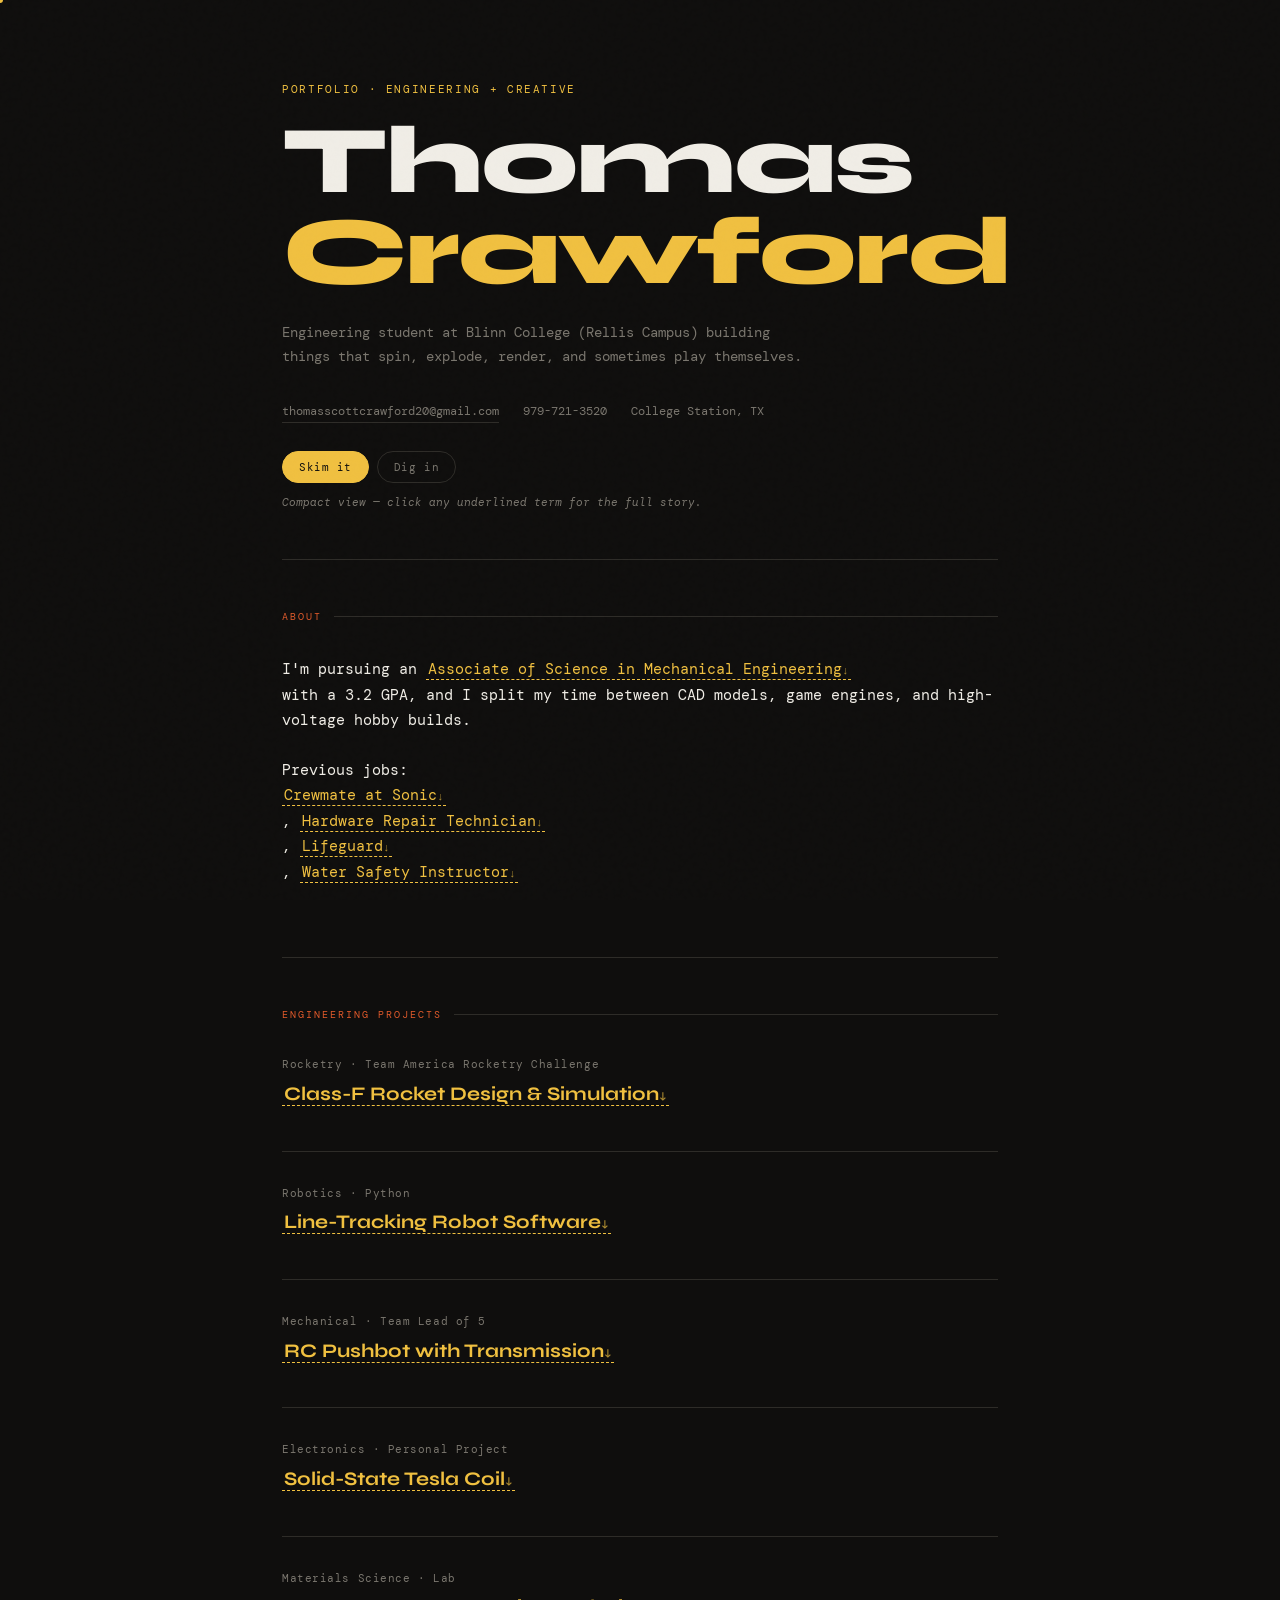
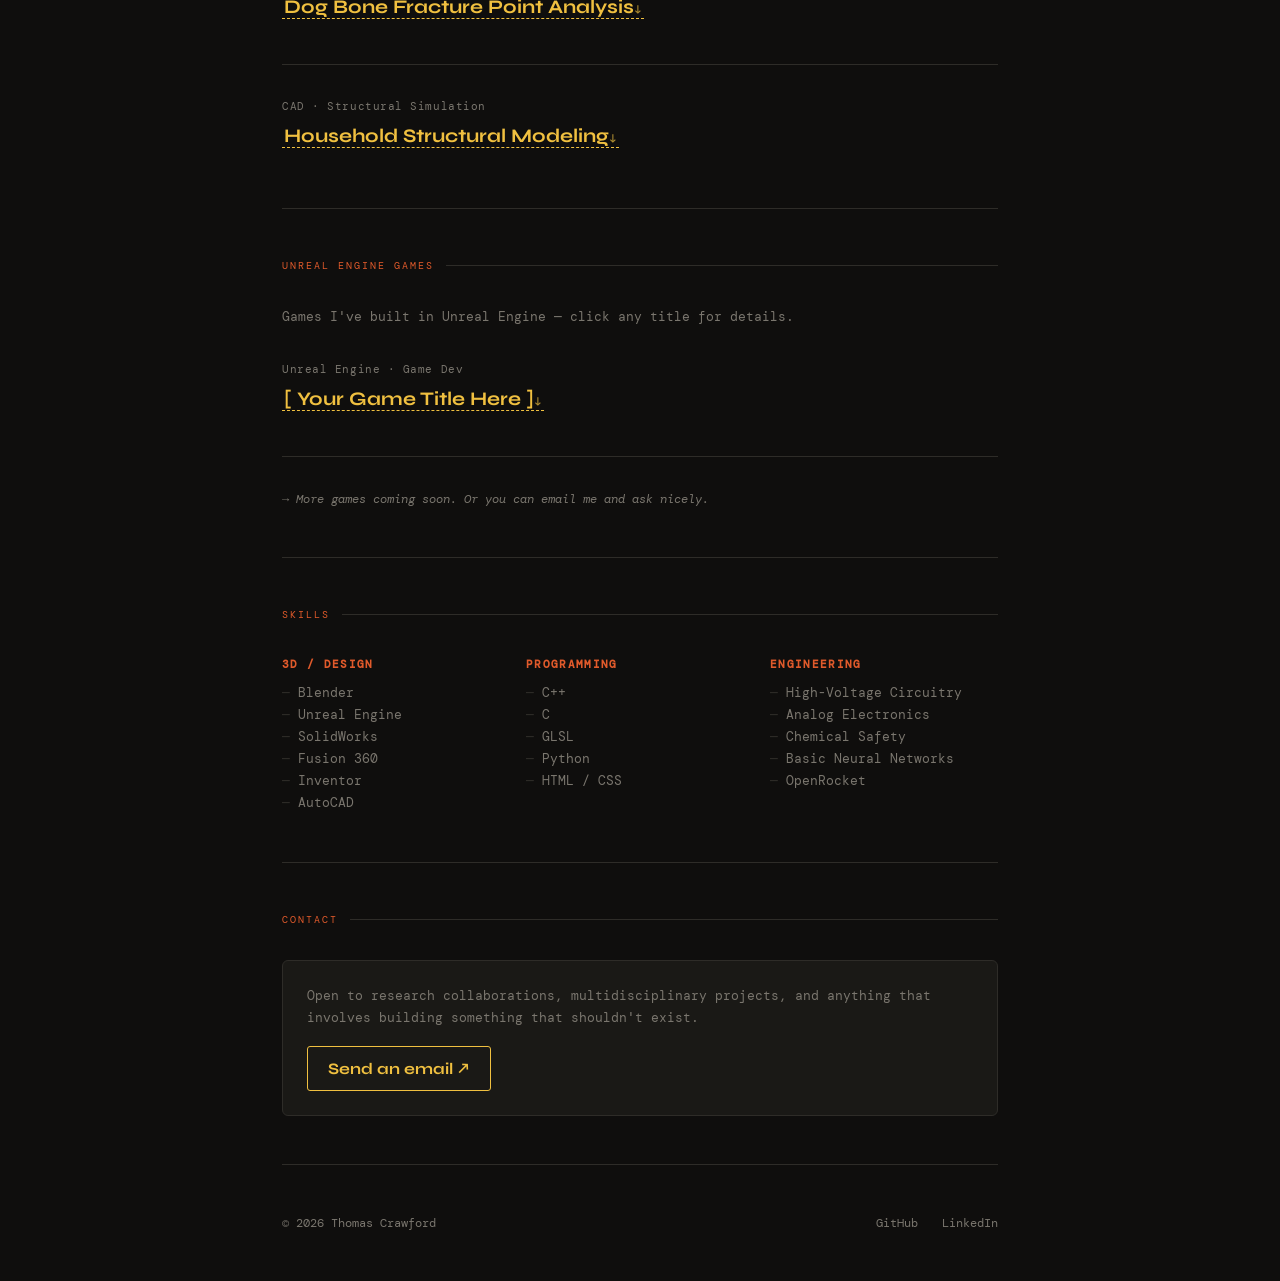
<file: index.html>
<!DOCTYPE html>
<html lang="en">
<head>
  <meta charset="UTF-8">
  <meta name="viewport" content="width=device-width, initial-scale=1.0">
  <title>Thomas Crawford</title>
  <link href="https://fonts.googleapis.com/css2?family=Syne:wght@400;700;800&family=DM+Mono:ital,wght@0,400;1,400&display=swap" rel="stylesheet">
  <style>
    :root {
      --bg: #0f0e0d;
      --surface: #1a1916;
      --accent: #f0c040;
      --accent2: #e05a2b;
      --text: #f0ede6;
      --muted: #7a766e;
      --border: #2e2c28;
    }

    * { margin: 0; padding: 0; box-sizing: border-box; }

    body {
      background: var(--bg);
      color: var(--text);
      font-family: 'DM Mono', monospace;
      font-size: 15px;
      line-height: 1.7;
      cursor: crosshair;
    }

    body::before {
      content: '';
      position: fixed;
      inset: 0;
      background-image: url("data:image/svg+xml,%3Csvg viewBox='0 0 200 200' xmlns='http://www.w3.org/2000/svg'%3E%3Cfilter id='n'%3E%3CfeTurbulence type='fractalNoise' baseFrequency='0.9' numOctaves='4' stitchTiles='stitch'/%3E%3C/filter%3E%3Crect width='100%25' height='100%25' filter='url(%23n)' opacity='0.04'/%3E%3C/svg%3E");
      pointer-events: none;
      z-index: 9999;
      opacity: 0.4;
    }

    .container { max-width: 780px; margin: 0 auto; padding: 0 2rem; }

    header {
      padding: 5rem 0 3rem;
      border-bottom: 1px solid var(--border);
      animation: fadeUp 0.7s ease both;
    }

    .tag {
      font-size: 11px;
      letter-spacing: 0.15em;
      color: var(--accent);
      text-transform: uppercase;
      margin-bottom: 1rem;
    }

    h1 {
      font-family: 'Syne', sans-serif;
      font-size: clamp(3rem, 8vw, 6rem);
      font-weight: 800;
      line-height: 0.95;
      letter-spacing: -0.02em;
      margin-bottom: 1.5rem;
    }

    h1 span {
      color: var(--accent);
      display: inline-block;
      animation: wobble 3s ease-in-out infinite;
    }

    .intro { max-width: 520px; color: var(--muted); font-size: 14px; margin-bottom: 2rem; }

    .contact-line { display: flex; flex-wrap: wrap; gap: 1.5rem; font-size: 12px; color: var(--muted); }

    .contact-line a {
      color: var(--muted);
      text-decoration: none;
      border-bottom: 1px solid var(--border);
      padding-bottom: 1px;
      transition: color 0.2s, border-color 0.2s;
    }

    .contact-line a:hover { color: var(--accent); border-color: var(--accent); }

    section {
      padding: 3rem 0;
      border-bottom: 1px solid var(--border);
      animation: fadeUp 0.7s ease both;
    }

    section:nth-of-type(1) { animation-delay: 0.1s; }
    section:nth-of-type(2) { animation-delay: 0.2s; }
    section:nth-of-type(3) { animation-delay: 0.3s; }
    section:nth-of-type(4) { animation-delay: 0.4s; }
    section:nth-of-type(5) { animation-delay: 0.5s; }

    .section-label {
      font-size: 10px;
      letter-spacing: 0.2em;
      text-transform: uppercase;
      color: var(--accent2);
      margin-bottom: 2rem;
      display: flex;
      align-items: center;
      gap: 0.75rem;
    }

    .section-label::after { content: ''; flex: 1; height: 1px; background: var(--border); }

    h2 { font-family: 'Syne', sans-serif; font-weight: 700; font-size: 1.1rem; margin-bottom: 0.25rem; }

    .expand-wrap { margin-bottom: 1.5rem; }

    .expand-trigger {
      display: inline;
      cursor: pointer;
      border-bottom: 1px dashed var(--accent);
      color: var(--accent);
      transition: background 0.15s;
      padding: 0 2px;
    }

    .expand-trigger:hover { background: rgba(240,192,64,0.12); }

    .expand-trigger::after {
      content: ' ↓';
      font-size: 11px;
      opacity: 0.7;
      transition: transform 0.3s;
      display: inline-block;
    }

    .expand-trigger.open::after { content: ' ↑'; }

    .expand-content {
      display: grid;
      grid-template-rows: 0fr;
      transition: grid-template-rows 0.35s ease;
      margin-top: 0;
    }

    .expand-content.open { grid-template-rows: 1fr; margin-top: 0.75rem; }

    .expand-inner {
      overflow: hidden;
      background: var(--surface);
      border-left: 2px solid var(--accent);
      padding: 0 1rem;
      font-size: 13px;
      color: var(--muted);
      line-height: 1.8;
      border-radius: 0 4px 4px 0;
    }

    .expand-content.open .expand-inner { padding: 0.75rem 1rem; }

    .project { margin-bottom: 2rem; padding-bottom: 2rem; border-bottom: 1px solid var(--border); }
    .project:last-child { border-bottom: none; margin-bottom: 0; padding-bottom: 0; }

    .project-meta { font-size: 11px; color: var(--muted); margin-bottom: 0.25rem; letter-spacing: 0.05em; }
    .project-title { font-family: 'Syne', sans-serif; font-size: 1.2rem; font-weight: 700; margin-bottom: 0.5rem; }
    .project-desc { font-size: 13px; color: var(--muted); margin-bottom: 0.75rem; }

    .skills-grid { display: grid; grid-template-columns: repeat(auto-fill, minmax(200px, 1fr)); gap: 1rem; }
    .skill-group h3 { font-size: 11px; letter-spacing: 0.12em; text-transform: uppercase; color: var(--accent2); margin-bottom: 0.5rem; }
    .skill-group ul { list-style: none; font-size: 13px; color: var(--muted); }
    .skill-group ul li::before { content: '— '; color: var(--border); }

    .job { display: flex; justify-content: space-between; align-items: baseline; flex-wrap: wrap; gap: 0.5rem; margin-bottom: 1.25rem; }
    .job-title { font-size: 14px; font-weight: 500; }
    .job-date { font-size: 11px; color: var(--muted); font-style: italic; }

    footer {
      padding: 3rem 0;
      font-size: 12px;
      color: var(--muted);
      display: flex;
      justify-content: space-between;
      flex-wrap: wrap;
      gap: 1rem;
    }

    .social-links { display: flex; gap: 1.5rem; }
    .social-links a { color: var(--muted); text-decoration: none; transition: color 0.2s; }
    .social-links a:hover { color: var(--accent); }

    @keyframes fadeUp { from { opacity: 0; transform: translateY(20px); } to { opacity: 1; transform: translateY(0); } }
    @keyframes wobble { 0%, 100% { transform: rotate(-1deg); } 50% { transform: rotate(1deg); } }

    .cursor-dot {
      width: 6px; height: 6px;
      background: var(--accent);
      border-radius: 50%;
      position: fixed;
      pointer-events: none;
      z-index: 10000;
      transform: translate(-50%, -50%);
      transition: transform 0.1s;
    }

    .contact-box { background: var(--surface); border: 1px solid var(--border); border-radius: 6px; padding: 1.5rem; }
    .contact-box p { color: var(--muted); font-size: 13px; margin-bottom: 1rem; }

    .contact-box a {
      display: inline-block;
      font-family: 'Syne', sans-serif;
      font-weight: 700;
      font-size: 1rem;
      color: var(--accent);
      text-decoration: none;
      border: 1px solid var(--accent);
      padding: 0.5rem 1.25rem;
      border-radius: 3px;
      transition: background 0.2s, color 0.2s;
    }

    .contact-box a:hover { background: var(--accent); color: var(--bg); }

    .pill {
      display: inline-block;
      font-size: 11px;
      background: rgba(240,192,64,0.1);
      color: var(--accent);
      border: 1px solid rgba(240,192,64,0.25);
      border-radius: 999px;
      padding: 2px 10px;
      margin-right: 6px;
      margin-bottom: 6px;
    }

    #app-sections { display: contents; }

    /* ── MODE TOGGLE ── */
    .mode-toggle {
      display: flex;
      gap: 0.5rem;
      margin-top: 1.75rem;
    }

    .mode-btn {
      font-family: 'DM Mono', monospace;
      font-size: 11px;
      letter-spacing: 0.05em;
      color: var(--muted);
      background: transparent;
      border: 1px solid var(--border);
      border-radius: 999px;
      padding: 0.5rem 1rem;
      cursor: pointer;
      transition: color 0.2s, border-color 0.2s, background 0.2s;
    }

    .mode-btn:hover { color: var(--text); border-color: var(--muted); }

    .mode-btn.active {
      color: var(--bg);
      background: var(--accent);
      border-color: var(--accent);
    }

    .mode-hint {
      font-size: 11px;
      color: var(--muted);
      margin-top: 0.6rem;
      font-style: italic;
    }
  </style>
</head>
<body>

<div class="cursor-dot" id="dot"></div>

<div class="container">
  <header id="app-header"></header>
  <div id="app-sections"></div>
  <footer id="app-footer"></footer>
</div>

<!-- ================================================================
     ALL SITE CONTENT LIVES HERE. Edit this object to update the page —
     you never need to touch the HTML/CSS below it.
     ================================================================ -->
<script>
  const SITE = {
    name: { first: "Thomas", last: "Crawford" },
    tag: "Portfolio · Engineering + Creative",
    intro: "Engineering student at Blinn College (Rellis Campus) building things that spin, explode, render, and sometimes play themselves.",
    contact: {
      email: "thomasscottcrawford20@gmail.com",
      phone: "979-721-3520",
      location: "College Station, TX"
    },

    about: [
      {
        text: "I'm pursuing an {degree} with a 3.2 GPA, and I split my time between CAD models, game engines, and high-voltage hobby builds.",
        degree: {
          label: "Associate of Science in Mechanical Engineering",
          detail: "GPA 3.2 · Blinn College on Rellis Campus, in partnership with Tarleton University · 2024–2026. Focused on mechanical systems, simulation, and hands-on fabrication."
        }
      },
      {
        text: "Previous jobs:\n{Sonic}, {HRT}, {Lifeguard}, {WSI}",
        Sonic: {
          label: "Crewmate at Sonic",
          detail: "Made drinks, ran the window, learned how to stay fast and accurate during a dinner rush. First real job, first real lessons in customer service."
        },
        HRT: {
          label: "Hardware Repair Technician",
          detail: "Reynolds & Reynolds · May 2024 – May 2025. Diagnosed and repaired hardware systems, developed a methodical approach to technical troubleshooting under real-world conditions."
        },
        Lifeguard: {
          label: "Lifeguard",
          detail: "City of College Station · Apr–Sept 2021. Water safety monitoring and emergency response for public pools."
        },
        WSI: {
          label: "Water Safety Instructor",
          detail: "City of College Station · Apr–Sept 2021. Taught swim lessons to kids — turns out teaching 7-year-olds to not drown is harder than it sounds."
        }
      }
    ],

    engineeringProjects: [
      {
        meta: "Rocketry · Team America Rocketry Challenge",
        title: "Class-F Rocket Design & Simulation",
        detail: "Modeled and simulated 4 rocket designs in OpenRocket for the Team America Rocketry Challenge. Iterated on fin geometry, nose cone shape, and motor selection to optimize altitude and stability within competition rules."
      },
      {
        meta: "Robotics · Python",
        title: "Line-Tracking Robot Software",
        detail: "Wrote Python control software for a premade robot platform, implementing sensor-based line tracking. Focused on PID-style correction logic and real-time sensor feedback loops."
      },
      {
        meta: "Mechanical · Team Lead of 5",
        title: "RC Pushbot with Transmission",
        detail: "Led a team of 5 to research, fabricate, and assemble a remote-controlled pushbot featuring a custom transmission. Responsible for design decisions, parts sourcing, and coordinating build tasks across the team."
      },
      {
        meta: "Electronics · Personal Project",
        title: "Solid-State Tesla Coil",
        detail: "Researched, designed, and assembled a custom solid-state Tesla coil from scratch. Involved high-voltage analog circuitry, resonance tuning, and a healthy respect for electricity. It works — and it's loud."
      },
      {
        meta: "Materials Science · Lab",
        title: "Dog Bone Fracture Point Analysis",
        detail: "Calculated the theoretical fracture point of a dog bone specimen and validated the result against a universal testing machine. A satisfying moment when the math matches the snap."
      },
      {
        meta: "CAD · Structural Simulation",
        title: "Household Structural Modeling",
        detail: "Modeled household fittings and facades, then simulated stud locations and stress concentration points — practical structural analysis applied to real architectural scenarios."
      }
    ],

    games: {
      intro: "Games I've built in Unreal Engine — click any title for details.",
      list: [
        {
          meta: "Unreal Engine · Game Dev",
          title: "[ Your Game Title Here ]",
          detail: "Add a short description of the game — genre, what makes it interesting, any notable mechanics or visual style. You can add a screenshot or link here too."
        }
      ],
      footnote: "→ More games coming soon. Or you can email me and ask nicely."
    },

    skills: [
      { group: "3D / Design", items: ["Blender", "Unreal Engine", "SolidWorks", "Fusion 360", "Inventor", "AutoCAD"] },
      { group: "Programming", items: ["C++", "C", "GLSL", "Python", "HTML / CSS"] },
      { group: "Engineering", items: ["High-Voltage Circuitry", "Analog Electronics", "Chemical Safety", "Basic Neural Networks", "OpenRocket"] }
    ],

    contactBox: {
      text: "Open to research collaborations, multidisciplinary projects, and anything that involves building something that shouldn't exist.",
      ctaLabel: "Send an email ↗"
    },

    footer: {
      copyright: "© 2026 Thomas Crawford",
      social: [
        { label: "GitHub", url: "https://github.com/22thomas22" },
        { label: "LinkedIn", url: "#" }
      ]
    }
  };
</script>

<!-- ================================================================
     RENDERING ENGINE — you shouldn't need to touch this.
     ================================================================ -->
<script>
  const esc = (s) => String(s).replace(/[&<>"']/g, c => ({'&':'&amp;','<':'&lt;','>':'&gt;','"':'&quot;',"'":'&#39;'}[c]));

  function expandTrigger(exp) {
    return `<span class="expand-trigger" onclick="toggle(this)">${esc(exp.label)}</span>` +
            `<span class="expand-content"><span class="expand-inner">${esc(exp.detail)}</span></span>`;
  }

  function renderHeader() {
    const s = SITE;
    document.getElementById('app-header').innerHTML = `
      <p class="tag">${esc(s.tag)}</p>
      <h1>${esc(s.name.first)}<br><span>${esc(s.name.last)}</span></h1>
      <p class="intro">${esc(s.intro)}</p>
      <div class="contact-line">
        <a href="mailto:${esc(s.contact.email)}">${esc(s.contact.email)}</a>
        <span>${esc(s.contact.phone)}</span>
        <span>${esc(s.contact.location)}</span>
      </div>
      <div class="mode-toggle">
        <button class="mode-btn" data-mode="skim" onclick="setMode('skim')">Skim it</button>
        <button class="mode-btn" data-mode="dig" onclick="setMode('dig')">Dig in</button>
      </div>
      <p class="mode-hint" id="mode-hint"></p>
    `;
  }

  function renderAbout() {
    const items = SITE.about.map(block => {
      // `text` can contain any number of {keyName} placeholders — every other
      // property on the block is treated as an expandable term keyed by that name.
      let html = esc(block.text).replace(/\n/g, '<br>');
      Object.keys(block).forEach(key => {
        if (key === 'text') return;
        const placeholder = `{${key}}`;
        if (html.includes(placeholder)) {
          html = html.replace(placeholder, expandTrigger(block[key]));
        }
      });
      return `<div class="expand-wrap"><p>${html}</p></div>`;
    }).join('');
    return section('About', items);
  }

  function renderProjects() {
    const items = SITE.engineeringProjects.map(p => `
      <div class="project">
        <p class="project-meta">${esc(p.meta)}</p>
        <h2 class="project-title"><span class="expand-trigger" onclick="toggle(this)">${esc(p.title)}</span></h2>
        <div class="expand-content"><div class="expand-inner">${esc(p.detail)}</div></div>
      </div>
    `).join('');
    return section('Engineering Projects', items);
  }

  function renderGames() {
    const g = SITE.games;
    const items = g.list.map(p => `
      <div class="project">
        <p class="project-meta">${esc(p.meta)}</p>
        <h2 class="project-title"><span class="expand-trigger" onclick="toggle(this)">${esc(p.title)}</span></h2>
        <div class="expand-content"><div class="expand-inner">${esc(p.detail)}</div></div>
      </div>
    `).join('');
    const intro = `<p style="color:var(--muted); font-size:13px; margin-bottom:2rem;">${esc(g.intro)}</p>`;
    const footnote = `<p style="color:var(--muted);font-size:12px;font-style:italic;">${esc(g.footnote)}</p>`;
    return section('Unreal Engine Games', intro + items + footnote);
  }

  function renderSkills() {
    const groups = SITE.skills.map(g => `
      <div class="skill-group">
        <h3>${esc(g.group)}</h3>
        <ul>${g.items.map(i => `<li>${esc(i)}</li>`).join('')}</ul>
      </div>
    `).join('');
    return section('Skills', `<div class="skills-grid">${groups}</div>`);
  }

  function renderContact() {
    const c = SITE.contactBox;
    const html = `
      <div class="contact-box">
        <p>${esc(c.text)}</p>
        <a href="mailto:${esc(SITE.contact.email)}">${esc(c.ctaLabel)}</a>
      </div>
    `;
    return section('Contact', html);
  }

  function section(label, innerHTML) {
    return `<section><p class="section-label">${esc(label)}</p>${innerHTML}</section>`;
  }

  function renderFooter() {
    const f = SITE.footer;
    const links = f.social.map(s => `<a href="${esc(s.url)}" target="_blank">${esc(s.label)}</a>`).join('');
    document.getElementById('app-footer').innerHTML = `
      <span>${esc(f.copyright)}</span>
      <div class="social-links">${links}</div>
    `;
  }

  function renderAll() {
    renderHeader();
    document.getElementById('app-sections').innerHTML =
            renderAbout() + renderProjects() + renderGames() + renderSkills() + renderContact();
    renderFooter();
    initEffects();
    setMode('skim');
  }

  // Cursor dot + expand/collapse + scroll fade-in
  function toggle(trigger) {
    trigger.classList.toggle('open');
    const content = trigger.nextElementSibling;
    if (content && content.classList.contains('expand-content')) {
      content.classList.toggle('open');
    }
  }

  const MODE_HINTS = {
    skim: "Compact view — click any underlined term for the full story.",
    dig: "Everything's expanded — the how, not just the what."
  };

  function setMode(mode) {
    document.querySelectorAll('.mode-btn').forEach(btn => {
      btn.classList.toggle('active', btn.dataset.mode === mode);
    });
    const hint = document.getElementById('mode-hint');
    if (hint) hint.textContent = MODE_HINTS[mode] || '';

    const shouldOpen = mode === 'dig';
    document.querySelectorAll('.expand-trigger').forEach(trigger => {
      trigger.classList.toggle('open', shouldOpen);
      const content = trigger.nextElementSibling;
      if (content && content.classList.contains('expand-content')) {
        content.classList.toggle('open', shouldOpen);
      }
    });
  }

  function initEffects() {
    const dot = document.getElementById('dot');
    document.addEventListener('mousemove', e => {
      dot.style.left = e.clientX + 'px';
      dot.style.top  = e.clientY + 'px';
    });

    const sections = document.querySelectorAll('#app-sections section');
    sections.forEach((s, i) => {
      s.style.animationDelay = `${0.1 * (i + 1)}s`;
    });

    const observer = new IntersectionObserver(entries => {
      entries.forEach(e => {
        if (e.isIntersecting) {
          e.target.style.opacity = 1;
          e.target.style.transform = 'translateY(0)';
        }
      });
    }, { threshold: 0.1 });

    sections.forEach(s => {
      s.style.opacity = 0;
      s.style.transform = 'translateY(16px)';
      s.style.transition = 'opacity 0.5s ease, transform 0.5s ease';
      observer.observe(s);
    });
  }

  renderAll();
</script>
</body>
</html>
</file>
